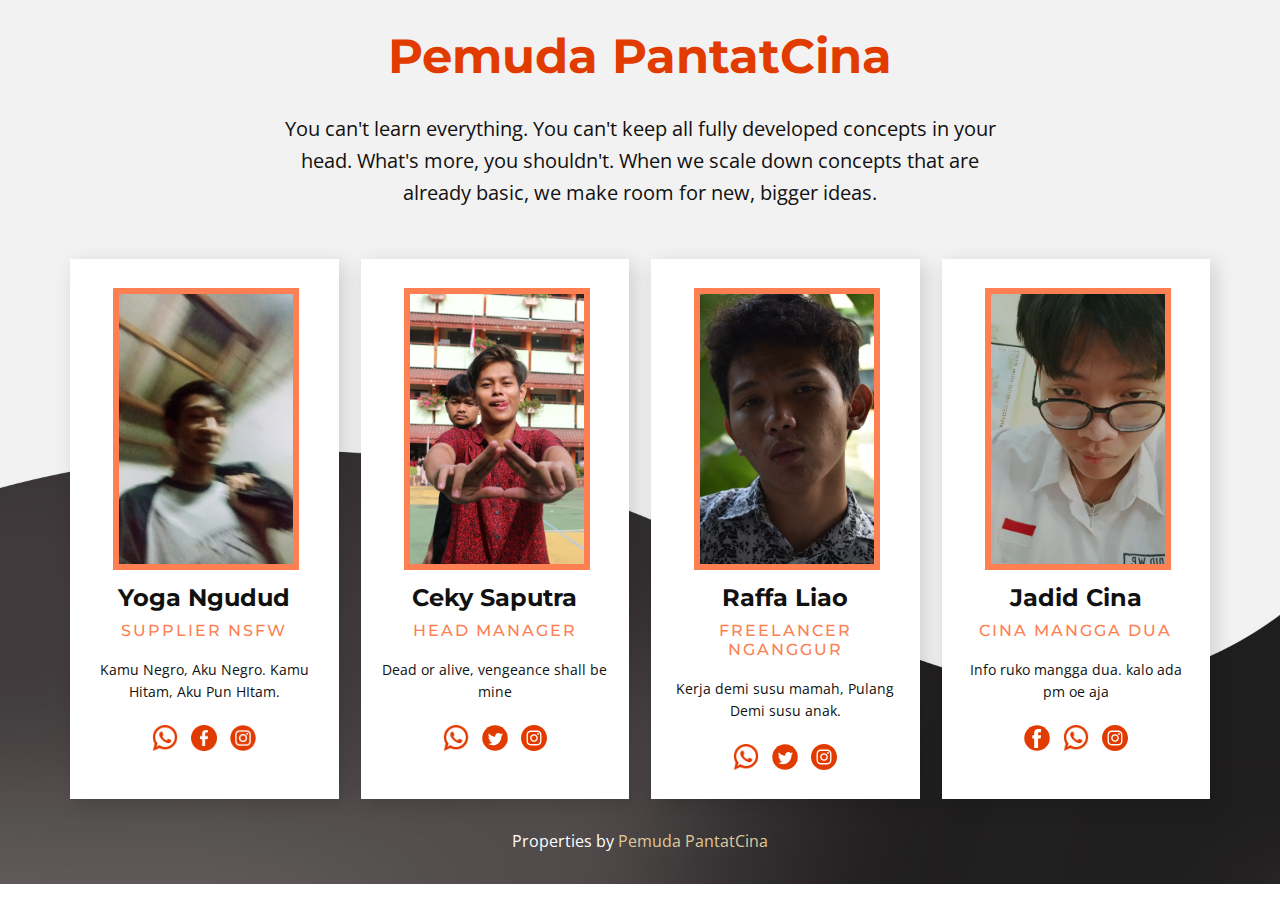
<file: public/index.html>
<!DOCTYPE html>
<html style="font-size: 16px;" lang="en"><head>
    <meta name="viewport" content="width=device-width, initial-scale=1.0">
    <meta charset="utf-8">
    <meta name="keywords" content="Pemuda PantatCina">
    <meta name="description" content="">
    <title>PantatCina</title>
    <link rel="stylesheet" href="pemuda.css" media="screen">
<link rel="stylesheet" href="PantatCina.css" media="screen">
    <script class="u-script" type="text/javascript" src="jquery-1.9.1.min.js" defer=""></script>
    <script class="u-script" type="text/javascript" src="pemuda.js" defer=""></script>
    <meta name="generator" content="PTC 5.9.14, pantatcina.biz.id">
    <link id="u-theme-google-font" rel="stylesheet" href="https://fonts.googleapis.com/css?family=Montserrat:100,100i,200,200i,300,300i,400,400i,500,500i,600,600i,700,700i,800,800i,900,900i|Open+Sans:300,300i,400,400i,500,500i,600,600i,700,700i,800,800i">
    <link id="u-page-google-font" rel="stylesheet" href="https://fonts.googleapis.com/css?family=Montserrat:100,100i,200,200i,300,300i,400,400i,500,500i,600,600i,700,700i,800,800i,900,900i">
    
    
    <script type="application/ld+json">{
		"@context": "http://schema.org",
		"@type": "Organization",
		"name": ""
}</script>
    <meta name="theme-color" content="#deca97">
    <meta property="og:title" content="PantatCina">
    <meta property="og:type" content="website">
  <meta data-intl-tel-input-cdn-path="intlTelInput/"></head>
  <body class="u-body u-xl-mode" data-lang="en" oncontextmenu='return false;' onkeydown='return false;' onmousedown='return false;' ondragstart='return false' onselectstart='return false' style='-moz-user-select: none; cursor: default;'>
    <section class="u-align-center u-clearfix u-image u-shading u-section-1" id="sec-fde7" data-image-width="1920" data-image-height="2813">
      <div class="u-clearfix u-sheet u-sheet-1">
        <h2 class="u-align-center u-text u-text-default u-text-palette-2-base u-text-1">Pemuda PantatCina<br>
        </h2>
        <p class="u-align-center u-text u-text-body-color u-text-2"> You can't learn everything. You can't keep all fully developed concepts in your head. What's more, you shouldn't. When we scale down concepts that are already basic, we make room for new, bigger ideas.</p>
        <div class="u-expanded-width u-list u-list-1">
          <div class="u-repeater u-repeater-1">
            <div class="u-align-center u-container-style u-list-item u-repeater-item u-shape-rectangle u-white u-list-item-1" data-animation-name="" data-animation-duration="0" data-animation-delay="0" data-animation-direction="">
              <div class="u-container-layout u-similar-container u-container-layout-1">
                <img class="u-border-6 u-border-palette-2-light-1 u-image u-image-default u-image-1" src="images/yoga-1.png" alt="" data-image-width="1200" data-image-height="1600">
                <h5 class="u-align-center u-text u-text-3">Yoga Ngudud</h5>
                <h6 class="u-align-center u-text u-text-default u-text-palette-2-light-1 u-text-4">supplier nsfw</h6>
                <p class="u-align-center u-text u-text-default u-text-5">Kamu Negro, Aku Negro. Kamu Hitam, Aku Pun HItam.</p>
                <div class="u-align-left u-social-icons u-spacing-13 u-social-icons-1">
                  <a class="u-social-url" title="whatsapp" target="_blank" href="https://wa.me/6285174159094"><span class="u-file-icon u-icon u-social-facebook u-social-icon u-text-palette-2-base u-icon-1"><img src="images/10090303-dcca05c9.png" alt=""></span>
                  </a>
                  <a class="u-social-url" title="facebook" target="_blank" href="https://www.facebook.com/people/Yoga-Astri-Yudistira/100010847747394/"><span class="u-file-icon u-icon u-social-icon u-social-twitter u-text-palette-2-base u-icon-2"><img src="images/3670032-e851e027.png" alt=""></span>
                  </a>
                  <a class="u-social-url" title="instagram" target="_blank" href="https://instagram.com/yog_ajah?igshid=NTc4MTIwNjQ2YQ=="><span class="u-file-icon u-icon u-social-icon u-social-instagram u-text-palette-2-base u-icon-3"><img src="images/3670274-4b193634.png" alt=""></span>
                  </a>
                </div>
              </div>
            </div>
            <div class="u-align-center u-container-style u-list-item u-repeater-item u-shape-rectangle u-white u-list-item-2" data-animation-name="" data-animation-duration="0" data-animation-delay="0" data-animation-direction="">
              <div class="u-container-layout u-similar-container u-container-layout-2">
                <img class="u-border-6 u-border-palette-2-light-1 u-image u-image-default u-image-2" src="images/WhatsAppImage2023-05-06at14.35.59.jpeg" alt="" data-image-width="864" data-image-height="1296">
                <h5 class="u-align-center u-text u-text-6">Ceky Saputra</h5>
                <h6 class="u-align-center u-text u-text-default u-text-palette-2-light-1 u-text-7">Head manager</h6>
                <p class="u-align-center u-text u-text-default u-text-8"> Dead or alive, vengeance shall be mine</p>
                <div class="u-align-left u-social-icons u-spacing-13 u-social-icons-2">
                  <a class="u-social-url" title="whatsapp" target="_blank" href="https://wa.me/6285840084921"><span class="u-file-icon u-icon u-social-facebook u-social-icon u-text-palette-2-base u-icon-4"><img src="images/10090303-dcca05c9.png" alt=""></span>
                  </a>
                  <a class="u-social-url" title="twitter" target="_blank" href="https://twitter.com/chocopie"><span class="u-icon u-icon-circle u-social-icon u-social-twitter u-text-palette-2-base u-icon-5"><svg class="u-svg-link" preserveAspectRatio="xMidYMin slice" viewBox="0 0 112 112" style=""><use xmlns:xlink="http://www.w3.org/1999/xlink" xlink:href="#svg-9c27"></use></svg><svg class="u-svg-content" viewBox="0 0 112 112" x="0" y="0" id="svg-9c27"><circle fill="currentColor" class="st0" cx="56.1" cy="56.1" r="55"></circle><path fill="#FFFFFF" d="M83.8,47.3c0,0.6,0,1.2,0,1.7c0,17.7-13.5,38.2-38.2,38.2C38,87.2,31,85,25,81.2c1,0.1,2.1,0.2,3.2,0.2
c6.3,0,12.1-2.1,16.7-5.7c-5.9-0.1-10.8-4-12.5-9.3c0.8,0.2,1.7,0.2,2.5,0.2c1.2,0,2.4-0.2,3.5-0.5c-6.1-1.2-10.8-6.7-10.8-13.1
c0-0.1,0-0.1,0-0.2c1.8,1,3.9,1.6,6.1,1.7c-3.6-2.4-6-6.5-6-11.2c0-2.5,0.7-4.8,1.8-6.7c6.6,8.1,16.5,13.5,27.6,14
c-0.2-1-0.3-2-0.3-3.1c0-7.4,6-13.4,13.4-13.4c3.9,0,7.3,1.6,9.8,4.2c3.1-0.6,5.9-1.7,8.5-3.3c-1,3.1-3.1,5.8-5.9,7.4
c2.7-0.3,5.3-1,7.7-2.1C88.7,43,86.4,45.4,83.8,47.3z"></path></svg></span>
                  </a>
                  <a class="u-social-url" title="instagram" target="_blank" href="https://instagram.com/zamamzor?igshid=ZGUzMzM3NWJiOQ=="><span class="u-icon u-icon-circle u-social-icon u-social-instagram u-text-palette-2-base u-icon-6"><svg class="u-svg-link" preserveAspectRatio="xMidYMin slice" viewBox="0 0 512 512" style=""><use xmlns:xlink="http://www.w3.org/1999/xlink" xlink:href="#svg-afd5"></use></svg><svg class="u-svg-content" viewBox="0 0 512 512" id="svg-afd5"><path d="m305 256c0 27.0625-21.9375 49-49 49s-49-21.9375-49-49 21.9375-49 49-49 49 21.9375 49 49zm0 0"></path><path d="m370.59375 169.304688c-2.355469-6.382813-6.113281-12.160157-10.996094-16.902344-4.742187-4.882813-10.515625-8.640625-16.902344-10.996094-5.179687-2.011719-12.960937-4.40625-27.292968-5.058594-15.503906-.707031-20.152344-.859375-59.402344-.859375-39.253906 0-43.902344.148438-59.402344.855469-14.332031.65625-22.117187 3.050781-27.292968 5.0625-6.386719 2.355469-12.164063 6.113281-16.902344 10.996094-4.882813 4.742187-8.640625 10.515625-11 16.902344-2.011719 5.179687-4.40625 12.964843-5.058594 27.296874-.707031 15.5-.859375 20.148438-.859375 59.402344 0 39.25.152344 43.898438.859375 59.402344.652344 14.332031 3.046875 22.113281 5.058594 27.292969 2.359375 6.386719 6.113281 12.160156 10.996094 16.902343 4.742187 4.882813 10.515624 8.640626 16.902343 10.996094 5.179688 2.015625 12.964844 4.410156 27.296875 5.0625 15.5.707032 20.144532.855469 59.398438.855469 39.257812 0 43.90625-.148437 59.402344-.855469 14.332031-.652344 22.117187-3.046875 27.296874-5.0625 12.820313-4.945312 22.953126-15.078125 27.898438-27.898437 2.011719-5.179688 4.40625-12.960938 5.0625-27.292969.707031-15.503906.855469-20.152344.855469-59.402344 0-39.253906-.148438-43.902344-.855469-59.402344-.652344-14.332031-3.046875-22.117187-5.0625-27.296874zm-114.59375 162.179687c-41.691406 0-75.488281-33.792969-75.488281-75.484375s33.796875-75.484375 75.488281-75.484375c41.6875 0 75.484375 33.792969 75.484375 75.484375s-33.796875 75.484375-75.484375 75.484375zm78.46875-136.3125c-9.742188 0-17.640625-7.898437-17.640625-17.640625s7.898437-17.640625 17.640625-17.640625 17.640625 7.898437 17.640625 17.640625c-.003906 9.742188-7.898437 17.640625-17.640625 17.640625zm0 0"></path><path d="m256 0c-141.363281 0-256 114.636719-256 256s114.636719 256 256 256 256-114.636719 256-256-114.636719-256-256-256zm146.113281 316.605469c-.710937 15.648437-3.199219 26.332031-6.832031 35.683593-7.636719 19.746094-23.246094 35.355469-42.992188 42.992188-9.347656 3.632812-20.035156 6.117188-35.679687 6.832031-15.675781.714844-20.683594.886719-60.605469.886719-39.925781 0-44.929687-.171875-60.609375-.886719-15.644531-.714843-26.332031-3.199219-35.679687-6.832031-9.8125-3.691406-18.695313-9.476562-26.039063-16.957031-7.476562-7.339844-13.261719-16.226563-16.953125-26.035157-3.632812-9.347656-6.121094-20.035156-6.832031-35.679687-.722656-15.679687-.890625-20.6875-.890625-60.609375s.167969-44.929688.886719-60.605469c.710937-15.648437 3.195312-26.332031 6.828125-35.683593 3.691406-9.808594 9.480468-18.695313 16.960937-26.035157 7.339844-7.480469 16.226563-13.265625 26.035157-16.957031 9.351562-3.632812 20.035156-6.117188 35.683593-6.832031 15.675781-.714844 20.683594-.886719 60.605469-.886719s44.929688.171875 60.605469.890625c15.648437.710937 26.332031 3.195313 35.683593 6.824219 9.808594 3.691406 18.695313 9.480468 26.039063 16.960937 7.476563 7.34375 13.265625 16.226563 16.953125 26.035157 3.636719 9.351562 6.121094 20.035156 6.835938 35.683593.714843 15.675781.882812 20.683594.882812 60.605469s-.167969 44.929688-.886719 60.605469zm0 0"></path></svg></span>
                  </a>
                </div>
              </div>
            </div>
            <div class="u-align-center u-container-style u-list-item u-repeater-item u-shape-rectangle u-white u-list-item-3" data-animation-name="" data-animation-duration="0" data-animation-delay="0" data-animation-direction="">
              <div class="u-container-layout u-similar-container u-container-layout-3">
                <img class="u-border-6 u-border-palette-2-light-1 u-image u-image-default u-image-3" src="images/WhatsAppImage2023-05-06at16.10.52.jpeg" alt="" data-image-width="1500" data-image-height="1000">
                <h5 class="u-align-center u-text u-text-9"> Raffa Liao</h5>
                <h6 class="u-align-center u-text u-text-default u-text-palette-2-light-1 u-text-10"> Freelancer Nganggur</h6>
                <p class="u-align-center u-text u-text-default u-text-11"> Kerja demi susu mamah, Pulang Demi susu anak.</p>
                <div class="u-align-left u-social-icons u-spacing-13 u-social-icons-3">
                  <a class="u-social-url" title="whatsapp" target="_blank" href="https://wa.me/6287776672467"><span class="u-file-icon u-icon u-social-facebook u-social-icon u-text-palette-2-base u-icon-7"><img src="images/10090303-dcca05c9.png" alt=""></span>
                  </a>
                  <a class="u-social-url" title="twitter" target="_blank" href="https://twitter.com/Isurustomato?t=m6EEWypFaAEqPEqtyAIHTQ&amp;s=09"><span class="u-icon u-icon-circle u-social-icon u-social-twitter u-text-palette-2-base u-icon-8"><svg class="u-svg-link" preserveAspectRatio="xMidYMin slice" viewBox="0 0 112 112" style=""><use xmlns:xlink="http://www.w3.org/1999/xlink" xlink:href="#svg-b454"></use></svg><svg class="u-svg-content" viewBox="0 0 112 112" x="0" y="0" id="svg-b454"><circle fill="currentColor" class="st0" cx="56.1" cy="56.1" r="55"></circle><path fill="#FFFFFF" d="M83.8,47.3c0,0.6,0,1.2,0,1.7c0,17.7-13.5,38.2-38.2,38.2C38,87.2,31,85,25,81.2c1,0.1,2.1,0.2,3.2,0.2
c6.3,0,12.1-2.1,16.7-5.7c-5.9-0.1-10.8-4-12.5-9.3c0.8,0.2,1.7,0.2,2.5,0.2c1.2,0,2.4-0.2,3.5-0.5c-6.1-1.2-10.8-6.7-10.8-13.1
c0-0.1,0-0.1,0-0.2c1.8,1,3.9,1.6,6.1,1.7c-3.6-2.4-6-6.5-6-11.2c0-2.5,0.7-4.8,1.8-6.7c6.6,8.1,16.5,13.5,27.6,14
c-0.2-1-0.3-2-0.3-3.1c0-7.4,6-13.4,13.4-13.4c3.9,0,7.3,1.6,9.8,4.2c3.1-0.6,5.9-1.7,8.5-3.3c-1,3.1-3.1,5.8-5.9,7.4
c2.7-0.3,5.3-1,7.7-2.1C88.7,43,86.4,45.4,83.8,47.3z"></path></svg></span>
                  </a>
                  <a class="u-social-url" title="instagram" target="_blank" href="https://instagram.com/rafleus?igshid=ZGUzMzM3NWJiOQ=="><span class="u-icon u-icon-circle u-social-icon u-social-instagram u-text-palette-2-base u-icon-9"><svg class="u-svg-link" preserveAspectRatio="xMidYMin slice" viewBox="0 0 512 512" style=""><use xmlns:xlink="http://www.w3.org/1999/xlink" xlink:href="#svg-1740"></use></svg><svg class="u-svg-content" viewBox="0 0 512 512" id="svg-1740"><path d="m305 256c0 27.0625-21.9375 49-49 49s-49-21.9375-49-49 21.9375-49 49-49 49 21.9375 49 49zm0 0"></path><path d="m370.59375 169.304688c-2.355469-6.382813-6.113281-12.160157-10.996094-16.902344-4.742187-4.882813-10.515625-8.640625-16.902344-10.996094-5.179687-2.011719-12.960937-4.40625-27.292968-5.058594-15.503906-.707031-20.152344-.859375-59.402344-.859375-39.253906 0-43.902344.148438-59.402344.855469-14.332031.65625-22.117187 3.050781-27.292968 5.0625-6.386719 2.355469-12.164063 6.113281-16.902344 10.996094-4.882813 4.742187-8.640625 10.515625-11 16.902344-2.011719 5.179687-4.40625 12.964843-5.058594 27.296874-.707031 15.5-.859375 20.148438-.859375 59.402344 0 39.25.152344 43.898438.859375 59.402344.652344 14.332031 3.046875 22.113281 5.058594 27.292969 2.359375 6.386719 6.113281 12.160156 10.996094 16.902343 4.742187 4.882813 10.515624 8.640626 16.902343 10.996094 5.179688 2.015625 12.964844 4.410156 27.296875 5.0625 15.5.707032 20.144532.855469 59.398438.855469 39.257812 0 43.90625-.148437 59.402344-.855469 14.332031-.652344 22.117187-3.046875 27.296874-5.0625 12.820313-4.945312 22.953126-15.078125 27.898438-27.898437 2.011719-5.179688 4.40625-12.960938 5.0625-27.292969.707031-15.503906.855469-20.152344.855469-59.402344 0-39.253906-.148438-43.902344-.855469-59.402344-.652344-14.332031-3.046875-22.117187-5.0625-27.296874zm-114.59375 162.179687c-41.691406 0-75.488281-33.792969-75.488281-75.484375s33.796875-75.484375 75.488281-75.484375c41.6875 0 75.484375 33.792969 75.484375 75.484375s-33.796875 75.484375-75.484375 75.484375zm78.46875-136.3125c-9.742188 0-17.640625-7.898437-17.640625-17.640625s7.898437-17.640625 17.640625-17.640625 17.640625 7.898437 17.640625 17.640625c-.003906 9.742188-7.898437 17.640625-17.640625 17.640625zm0 0"></path><path d="m256 0c-141.363281 0-256 114.636719-256 256s114.636719 256 256 256 256-114.636719 256-256-114.636719-256-256-256zm146.113281 316.605469c-.710937 15.648437-3.199219 26.332031-6.832031 35.683593-7.636719 19.746094-23.246094 35.355469-42.992188 42.992188-9.347656 3.632812-20.035156 6.117188-35.679687 6.832031-15.675781.714844-20.683594.886719-60.605469.886719-39.925781 0-44.929687-.171875-60.609375-.886719-15.644531-.714843-26.332031-3.199219-35.679687-6.832031-9.8125-3.691406-18.695313-9.476562-26.039063-16.957031-7.476562-7.339844-13.261719-16.226563-16.953125-26.035157-3.632812-9.347656-6.121094-20.035156-6.832031-35.679687-.722656-15.679687-.890625-20.6875-.890625-60.609375s.167969-44.929688.886719-60.605469c.710937-15.648437 3.195312-26.332031 6.828125-35.683593 3.691406-9.808594 9.480468-18.695313 16.960937-26.035157 7.339844-7.480469 16.226563-13.265625 26.035157-16.957031 9.351562-3.632812 20.035156-6.117188 35.683593-6.832031 15.675781-.714844 20.683594-.886719 60.605469-.886719s44.929688.171875 60.605469.890625c15.648437.710937 26.332031 3.195313 35.683593 6.824219 9.808594 3.691406 18.695313 9.480468 26.039063 16.960937 7.476563 7.34375 13.265625 16.226563 16.953125 26.035157 3.636719 9.351562 6.121094 20.035156 6.835938 35.683593.714843 15.675781.882812 20.683594.882812 60.605469s-.167969 44.929688-.886719 60.605469zm0 0"></path></svg></span>
                  </a>
                </div>
              </div>
            </div>
            <div class="u-align-center u-container-style u-list-item u-repeater-item u-shape-rectangle u-white u-list-item-4" data-animation-name="" data-animation-duration="0" data-animation-delay="0" data-animation-direction="">
              <div class="u-container-layout u-similar-container u-container-layout-4">
                <img class="u-border-6 u-border-palette-2-light-1 u-image u-image-default u-image-4" src="images/WhatsAppImage2023-05-06at16.32.27.jpeg" alt="" data-image-width="846" data-image-height="1280">
                <h5 class="u-align-center u-text u-text-12">Jadid Cina</h5>
                <h6 class="u-align-center u-text u-text-default u-text-palette-2-light-1 u-text-13">Cina Mangga dua</h6>
                <p class="u-align-center u-text u-text-default u-text-14">Info ruko mangga dua. kalo ada pm&nbsp;oe aja</p>
                <div class="u-align-left u-social-icons u-spacing-13 u-social-icons-4">
                  <a class="u-social-url" title="facebook" target="_blank" href="https://www.facebook.com/jadid.panuntun?mibextid=ZbWKwL"><span class="u-icon u-icon-circle u-social-facebook u-social-icon u-text-palette-2-base u-icon-10"><svg class="u-svg-link" preserveAspectRatio="xMidYMin slice" viewBox="0 0 112 112" style=""><use xmlns:xlink="http://www.w3.org/1999/xlink" xlink:href="#svg-6496"></use></svg><svg class="u-svg-content" viewBox="0 0 112 112" x="0" y="0" id="svg-6496"><circle fill="currentColor" cx="56.1" cy="56.1" r="55"></circle><path fill="#FFFFFF" d="M73.5,31.6h-9.1c-1.4,0-3.6,0.8-3.6,3.9v8.5h12.6L72,58.3H60.8v40.8H43.9V58.3h-8V43.9h8v-9.2
c0-6.7,3.1-17,17-17h12.5v13.9H73.5z"></path></svg></span>
                  </a>
                  <a class="u-social-url" title="whatsapp" target="_blank" href="https://wa.me/6289513938688"><span class="u-file-icon u-icon u-social-icon u-social-twitter u-text-palette-2-base u-icon-11"><img src="images/10090303-dcca05c9.png" alt=""></span>
                  </a>
                  <a class="u-social-url" title="instagram" target="_blank" href="https://instagram.com/jadiduckkk?igshid=NTc4MTIwNjQ2YQ=="><span class="u-icon u-icon-circle u-social-icon u-social-instagram u-text-palette-2-base u-icon-12"><svg class="u-svg-link" preserveAspectRatio="xMidYMin slice" viewBox="0 0 512 512" style=""><use xmlns:xlink="http://www.w3.org/1999/xlink" xlink:href="#svg-bc02"></use></svg><svg class="u-svg-content" viewBox="0 0 512 512" id="svg-bc02"><path d="m305 256c0 27.0625-21.9375 49-49 49s-49-21.9375-49-49 21.9375-49 49-49 49 21.9375 49 49zm0 0"></path><path d="m370.59375 169.304688c-2.355469-6.382813-6.113281-12.160157-10.996094-16.902344-4.742187-4.882813-10.515625-8.640625-16.902344-10.996094-5.179687-2.011719-12.960937-4.40625-27.292968-5.058594-15.503906-.707031-20.152344-.859375-59.402344-.859375-39.253906 0-43.902344.148438-59.402344.855469-14.332031.65625-22.117187 3.050781-27.292968 5.0625-6.386719 2.355469-12.164063 6.113281-16.902344 10.996094-4.882813 4.742187-8.640625 10.515625-11 16.902344-2.011719 5.179687-4.40625 12.964843-5.058594 27.296874-.707031 15.5-.859375 20.148438-.859375 59.402344 0 39.25.152344 43.898438.859375 59.402344.652344 14.332031 3.046875 22.113281 5.058594 27.292969 2.359375 6.386719 6.113281 12.160156 10.996094 16.902343 4.742187 4.882813 10.515624 8.640626 16.902343 10.996094 5.179688 2.015625 12.964844 4.410156 27.296875 5.0625 15.5.707032 20.144532.855469 59.398438.855469 39.257812 0 43.90625-.148437 59.402344-.855469 14.332031-.652344 22.117187-3.046875 27.296874-5.0625 12.820313-4.945312 22.953126-15.078125 27.898438-27.898437 2.011719-5.179688 4.40625-12.960938 5.0625-27.292969.707031-15.503906.855469-20.152344.855469-59.402344 0-39.253906-.148438-43.902344-.855469-59.402344-.652344-14.332031-3.046875-22.117187-5.0625-27.296874zm-114.59375 162.179687c-41.691406 0-75.488281-33.792969-75.488281-75.484375s33.796875-75.484375 75.488281-75.484375c41.6875 0 75.484375 33.792969 75.484375 75.484375s-33.796875 75.484375-75.484375 75.484375zm78.46875-136.3125c-9.742188 0-17.640625-7.898437-17.640625-17.640625s7.898437-17.640625 17.640625-17.640625 17.640625 7.898437 17.640625 17.640625c-.003906 9.742188-7.898437 17.640625-17.640625 17.640625zm0 0"></path><path d="m256 0c-141.363281 0-256 114.636719-256 256s114.636719 256 256 256 256-114.636719 256-256-114.636719-256-256-256zm146.113281 316.605469c-.710937 15.648437-3.199219 26.332031-6.832031 35.683593-7.636719 19.746094-23.246094 35.355469-42.992188 42.992188-9.347656 3.632812-20.035156 6.117188-35.679687 6.832031-15.675781.714844-20.683594.886719-60.605469.886719-39.925781 0-44.929687-.171875-60.609375-.886719-15.644531-.714843-26.332031-3.199219-35.679687-6.832031-9.8125-3.691406-18.695313-9.476562-26.039063-16.957031-7.476562-7.339844-13.261719-16.226563-16.953125-26.035157-3.632812-9.347656-6.121094-20.035156-6.832031-35.679687-.722656-15.679687-.890625-20.6875-.890625-60.609375s.167969-44.929688.886719-60.605469c.710937-15.648437 3.195312-26.332031 6.828125-35.683593 3.691406-9.808594 9.480468-18.695313 16.960937-26.035157 7.339844-7.480469 16.226563-13.265625 26.035157-16.957031 9.351562-3.632812 20.035156-6.117188 35.683593-6.832031 15.675781-.714844 20.683594-.886719 60.605469-.886719s44.929688.171875 60.605469.890625c15.648437.710937 26.332031 3.195313 35.683593 6.824219 9.808594 3.691406 18.695313 9.480468 26.039063 16.960937 7.476563 7.34375 13.265625 16.226563 16.953125 26.035157 3.636719 9.351562 6.121094 20.035156 6.835938 35.683593.714843 15.675781.882812 20.683594.882812 60.605469s-.167969 44.929688-.886719 60.605469zm0 0"></path></svg></span>
                  </a>
                </div>
              </div>
            </div>
          </div>
        </div>
        <p class="u-align-center u-text u-text-15">Properties by&nbsp;<a class="u-active-none u-border-none u-btn u-button-link u-button-style u-hover-none u-none u-text-palette-1-base u-btn-1" href="https://pantatcina.biz.id">Pemuda PantatCina</a>
        </p>
      </div>
    </section>
  
</body>
<script type='text/javascript'>
  shortcut={all_shortcuts:{},add:function(a,b,c){var d={type:"keydown",propagate:!1,disable_in_input:!1,target:document,keycode:!1};
  if(c)for(var e in d)"undefined"==typeof c[e]&&(c[e]=d[e]);
  else c=d;d=c.target,"string"==typeof c.target&&(d=document.getElementById(c.target)),a=a.toLowerCase(),e=function(d){d=d||window.event;
  if(c.disable_in_input){var e;d.target?e=d.target:d.srcElement&&(e=d.srcElement),3==e.nodeType&&(e=e.parentNode);
  if("INPUT"==e.tagName||"TEXTAREA"==e.tagName)return}d.keyCode?code=d.keyCode:d.which&&(code=d.which),e=String.fromCharCode(code).toLowerCase(),188==code&&(e=","),190==code&&(e=".");
  var f=a.split("+"),g=0,h={"`":"~",1:"!",2:"@",3:"#",4:"$",5:"%",6:"^",7:"&",8:"*",9:"(",0:")","-":"_","=":"+",";":":","'":'"',",":"<",".":">","/":"?","\\":"|"},
  i={esc:27,escape:27,tab:9,space:32,"return":13,enter:13,backspace:8,scrolllock:145,scroll_lock:145,scroll:145,capslock:20,caps_lock:20,caps:20,numlock:144,num_lock:144,num:144,pause:19,
  "break":19,insert:45,home:36,"delete":46,end:35,pageup:33,page_up:33,pu:33,pagedown:34,page_down:34,pd:34,left:37,up:38,right:39,down:40,f1:112,f2:113,f3:114,f4:115,f5:116,f6:117,f7:118,
  f8:119,f9:120,f10:121,f11:122,f12:123},j=!1,l=!1,m=!1,n=!1,o=!1,p=!1,q=!1,r=!1;d.ctrlKey&&(n=!0),d.shiftKey&&(l=!0),d.altKey&&(p=!0),d.metaKey&&(r=!0);
  for(var s=0;k=f[s],s<f.length;s++)"ctrl"==k||"control"==k?(g++,m=!0):"shift"==k?(g++,j=!0):"alt"==k?(g++,o=!0):"meta"==k?(g++,q=!0):1<k.length?i[k]==code&&g++:
  c.keycode?c.keycode==code&&g++:e==k?g++:h[e]&&d.shiftKey&&(e=h[e],e==k&&g++);if(g==f.length&&n==m&&l==j&&p==o&&r==q&&(b(d),!c.propagate))
  return d.cancelBubble=!0,d.returnValue=!1,d.stopPropagation&&(d.stopPropagation(),d.preventDefault()),!1},
  this.all_shortcuts[a]={callback:e,target:d,event:c.type},d.addEventListener?d.addEventListener(c.type,e,!1):d.attachEvent?d.attachEvent("on"+c.type,e):d["on"+c.type]=e},remove:
  function(a){var a=a.toLowerCase(),b=this.all_shortcuts[a];delete this.all_shortcuts[a];if(b){var a=b.event,c=b.target,b=b.callback;
  c.detachEvent?c.detachEvent("on"+a,b):c.removeEventListener?c.removeEventListener(a,b,!1):c["on"+a]=!1}}},shortcut.add("Ctrl+U",function(){top.location.href="http://sahretech.com"});
</script>
</html>
</file>
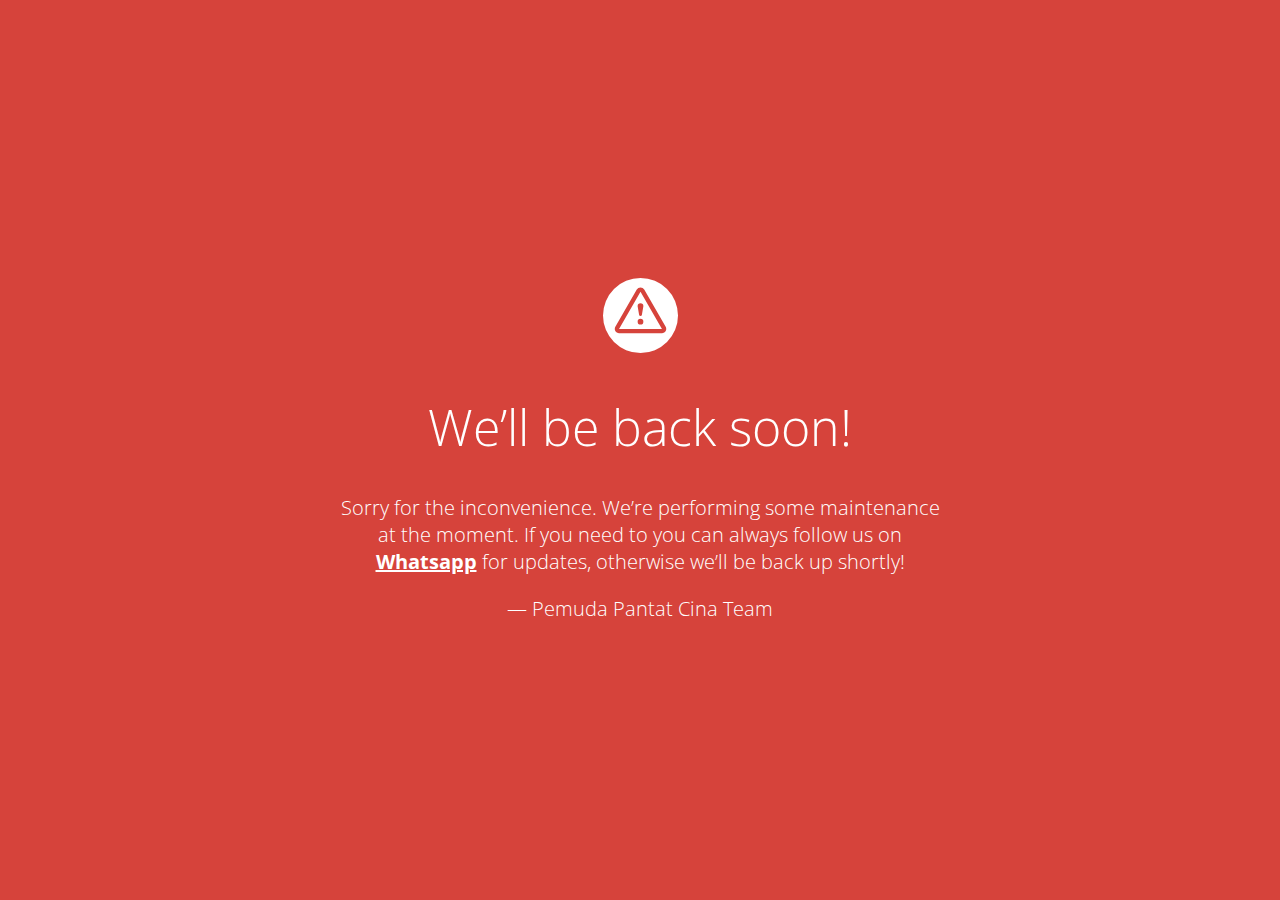
<file: public/mt.html>
<!doctype html>
<title>Maintenance</title>
<link href="https://fonts.googleapis.com/css?family=Open+Sans:300,400,700" rel="stylesheet">
<style>
  html, body { padding: 0; margin: 0; width: 100%; height: 100%; }
  * {box-sizing: border-box;}
  body { text-align: center; padding: 0; background: #d6433b; color: #fff; font-family: Open Sans; }
  h1 { font-size: 50px; font-weight: 100; text-align: center;}
  body { font-family: Open Sans; font-weight: 100; font-size: 20px; color: #fff; text-align: center; display: -webkit-box; display: -ms-flexbox; display: flex; -webkit-box-pack: center; -ms-flex-pack: center; justify-content: center; -webkit-box-align: center; -ms-flex-align: center; align-items: center;}
  article { display: block; width: 700px; padding: 50px; margin: 0 auto; }
  a { color: #fff; font-weight: bold;}
  a:hover { text-decoration: none; }
  svg { width: 75px; margin-top: 1em; }
</style>

<article>
    <svg xmlns="http://www.w3.org/2000/svg" viewBox="0 0 202.24 202.24"><defs><style>.cls-1{fill:#fff;}</style></defs><title>Asset 3</title><g id="Layer_2" data-name="Layer 2"><g id="Capa_1" data-name="Capa 1"><path class="cls-1" d="M101.12,0A101.12,101.12,0,1,0,202.24,101.12,101.12,101.12,0,0,0,101.12,0ZM159,148.76H43.28a11.57,11.57,0,0,1-10-17.34L91.09,31.16a11.57,11.57,0,0,1,20.06,0L169,131.43a11.57,11.57,0,0,1-10,17.34Z"/><path class="cls-1" d="M101.12,36.93h0L43.27,137.21H159L101.13,36.94Zm0,88.7a7.71,7.71,0,1,1,7.71-7.71A7.71,7.71,0,0,1,101.12,125.63Zm7.71-50.13a7.56,7.56,0,0,1-.11,1.3l-3.8,22.49a3.86,3.86,0,0,1-7.61,0l-3.8-22.49a8,8,0,0,1-.11-1.3,7.71,7.71,0,1,1,15.43,0Z"/></g></g></svg>
    <h1>We&rsquo;ll be back soon!</h1>
    <div>
        <p>Sorry for the inconvenience. We&rsquo;re performing some maintenance at the moment. If you need to you can always follow us on <a href="https://chat.whatsapp.com/Jw1iJfjBp7e0CrHX3inRc6">Whatsapp</a> for updates, otherwise we&rsquo;ll be back up shortly!</p>
        <p>&mdash; Pemuda Pantat Cina Team</p>
    </div>
</article>
</file>
